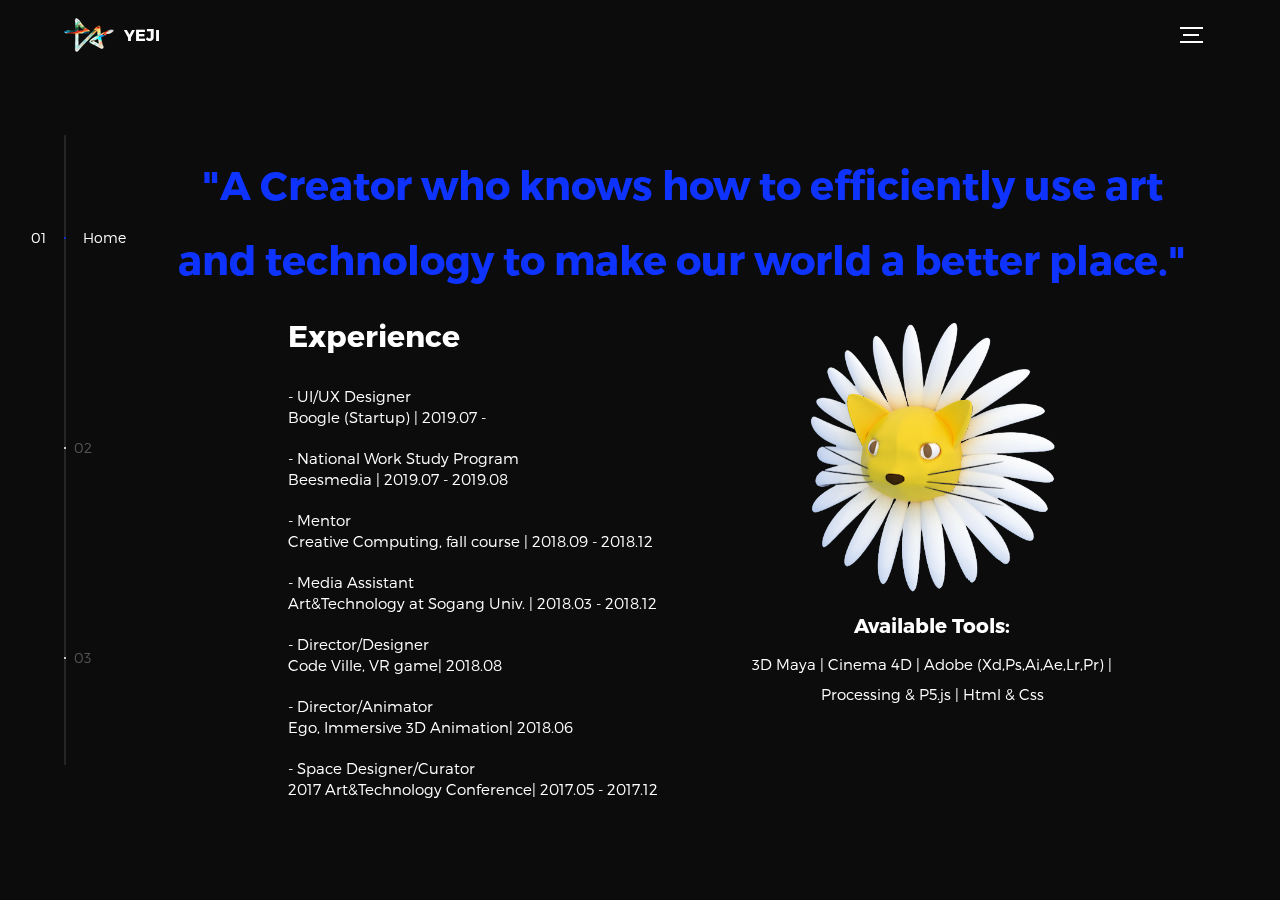
<file: pindex.html>
<!DOCTYPE html>
<html lang="en">
<head>
  <title>:::YEJI:::HESED:::CREATIVE_STUDIO:::</title>
  <meta charset="utf-8">
  <meta name="viewport" content="width=device-width, initial-scale=1">
  <meta http-equiv="X-UA-Compatible" content="IE=edge">
  <meta name="description" content="Portfolio of Yeji Hesed Lee">
  <meta name="keywords" content="Yeji, Hesed, 3dgraphics, design, portfolio, website">
  <meta name="author" content="YEZ to HSD">
  <link rel="stylesheet" href="assets/css/pmain.css">
</head>
<body>

<div class="device-notification">
  <a class="device-notification--logo" href="#0">
    <img src="assets/img/logo.png" alt="YEJI">
    <p>YEJI</p>
  </a>
  <p class="device-notification--message">Turn back your device.</p>
</div>

<div class="perspective effect-rotate-left">
  <div class="container"><div class="outer-nav--return"></div>
    <div id="viewport" class="l-viewport">
      <div class="l-wrapper">
        <header class="header">
          <a class="header--logo" href="#0">
            <img src="assets/img/logo.png" alt="YEJI">
            <p>YEJI</p>
          </a>
      
          <div class="header--nav-toggle">
            <span></span>
          </div>
        </header>
        <nav class="l-side-nav">
          <ul class="side-nav">
            <li class="is-active"><span>Home</span></li>
            <li><span>Works</span></li>
            <li><span>Contact</span></li>

			
          </ul>
        </nav>
        <ul class="l-main-content main-content">
          <li class="l-section section section--is-active">
            <div class="intro">
              <div class="intro--banner">
                <div class="flex-container">
                  <div><h1>"A Creator who knows how to efficiently use art and technology to make our world a better place."</h1></div>
                </div>
                <div class="flex-container">
                  <div id = "exwrap" ><h6 id = "experience" >Experience </h6>
		  <h6>- UI/UX Designer<br> Boogle (Startup) | 2019.07 - </h6>
                  <h6>- National Work Study Program<br> Beesmedia | 2019.07 - 2019.08</h6>
                  <h6>- Mentor<br> Creative Computing, fall course | 2018.09 - 2018.12</h6>
                  <h6>- Media Assistant<br> Art&Technology at Sogang Univ. | 2018.03 - 2018.12</h6>
                  <h6>- Director/Designer<br> Code Ville, VR game| 2018.08</h6>
                  <h6>- Director/Animator<br> Ego, Immersive 3D Animation| 2018.06</h6>
                  <h6>- Space Designer/Curator<br> 2017 Art&Technology Conference| 2017.05 - 2017.12</h6>               
                  </div>
                  <div>
                    <img id ="myCharacter" src="assets/img/introduction-visual.png" alt="YEJI" >
                    <p> 
                      <h3> Available Tools: </h3>
                      <h2>3D Maya | Cinema 4D | Adobe (Xd,Ps,Ai,Ae,Lr,Pr) |<br> Processing & P5.js | Html & Css </h2></p>
                  </div>
                </div>             
              </div>            
            </div>
          </li>
          
          <li class="l-section section">
            <div class="about">
				<div class="about--options">
                <a href="design.html" >
                <h3>Design</h3>
                </a>
                <a href="Interaction_portfolio.html" >
                  <h3>Coding</h3>
                </a>
                <a href="Photography_portfolio.html" >
                  <h3>Photography</h3>
                </a>
	              <a href="Video_portfolio.html" >
                <h3>Videography</h3>
                </a>
              </div>
            </div>
          </li>
          <li class="l-section section">
            <div class="contact">
              <div class="contact--lockup">
                <div class="modal">
                  <div class="modal--information">
                    <p>X433, Sogang University, <br>Seoul, South Korea</p>
                    <a href="mailto:butiful1122@gmail.com">butiful1122@gmail.com</a>
                    <a href="tel:+16172303004">+1 617 230 3004</a>
                  </div>
                  <ul class="modal--options">
                    <li><a href="https://www.linkedin.com/in/yeji-lee-729982180/" target="_blank">LinkedIn</a></li>
                    <li><a href="https://www.facebook.com/profile.php?id=100015148447265&ref=bookmarks" target="_blank">Facebook</a></li>
                    <li><a href="mailto:butiful1122@gmail.com">Contact</a></li>
                  </ul>
                </div>
              </div>
            </div>
          </li>
          <li class="l-section section"> </li>
        </ul>
      </div>
    </div>
  </div>
  <ul class="outer-nav">
    <li class="is-active">Home</li>
    <li>Works</li>
    <li>Contact</li>


  </ul>
</div>

<script src="https://ajax.googleapis.com/ajax/libs/jquery/2.2.4/jquery.min.js"></script>
<script>window.jQuery || document.write('<script src="assets/js/vendor/jquery-2.2.4.min.js"><\/script>')</script>
<script src="assets/js/functions-min.js"></script>
</body>
</html>
</file>
<file: assets/css/pmain.css>
@charset "UTF-8";
@font-face {
  font-family: 'Montserrat';
  src: url("fonts/Montserrat-Black.eot");
  src: local("☺"), url("fonts/Montserrat-Black.woff") format("woff"), url("fonts/Montserrat-Black.ttf") format("truetype"), url("fonts/Montserrat-Black.svg") format("svg");
  font-weight: 900;
  font-style: normal; }
@font-face {
  font-family: 'Montserrat';
  src: url("fonts/Montserrat-Bold.eot");
  src: local("☺"), url("fonts/Montserrat-Bold.woff") format("woff"), url("fonts/Montserrat-Bold.ttf") format("truetype"), url("fonts/Montserrat-Bold.svg") format("svg");
  font-weight: 700;
  font-style: normal; }
@font-face {
  font-family: 'Montserrat';
  src: url("fonts/Montserrat-Regular.eot");
  src: local("☺"), url("fonts/Montserrat-Regular.woff") format("woff"), url("fonts/Montserrat-Regular.ttf") format("truetype"), url("fonts/Montserrat-Regular.svg") format("svg");
  font-weight: 400;
  font-style: normal; }
@font-face {
  font-family: 'Montserrat';
  src: url("fonts/Montserrat-Light.eot");
  src: local("☺"), url("fonts/Montserrat-Light.woff") format("woff"), url("fonts/Montserrat-Light.ttf") format("truetype"), url("fonts/Montserrat-Light.svg") format("svg");
  font-weight: 300;
  font-style: normal; }
/*! normalize.css v3.0.2 | MIT License | git.io/normalize */
html {
  font-family: sans-serif;
  -ms-text-size-adjust: 100%;
  -webkit-text-size-adjust: 100%; }

body {
  margin: 0; }

article,
aside,
details,
figcaption,
figure,
footer,
header,
hgroup,
main,
menu,
nav,
section,
summary {
  display: block; }

audio,
canvas,
progress,
video {
  display: inline-block;
  vertical-align: baseline; }

audio:not([controls]) {
  display: none;
  height: 0; }

[hidden],
template {
  display: none; }

a {
  background-color: transparent; }

a:active,
a:hover {
  outline: 0; }

abbr[title] {
  border-bottom: 1px dotted; }

b,
strong {
  font-weight: bold; }

dfn {
  font-style: italic; }

h1 {
  font-size: 2em;
  margin: 0.67em 0; }

mark {
  background: #ff0;
  color: #000; }

small {
  font-size: 80%; }

sub,
sup {
  font-size: 75%;
  line-height: 0;
  position: relative;
  vertical-align: baseline; }

sup {
  top: -0.5em; }

sub {
  bottom: -0.25em; }

img {
  border: 0; }

svg:not(:root) {
  overflow: hidden; }

figure {
  margin: 1em 40px; }

hr {
  -moz-box-sizing: content-box;
  box-sizing: content-box;
  height: 0; }

pre {
  overflow: auto; }

code,
kbd,
pre,
samp {
  font-family: monospace, monospace;
  font-size: 1em; }

button,
input,
optgroup,
select,
textarea {
  color: inherit;
  font: inherit;
  margin: 0; }

button {
  overflow: visible; }

button,
select {
  text-transform: none; }

button,
html input[type="button"],
input[type="reset"],
input[type="submit"] {
  -webkit-appearance: button;
  cursor: pointer; }

button[disabled],
html input[disabled] {
  cursor: default; }

button::-moz-focus-inner,
input::-moz-focus-inner {
  border: 0;
  padding: 0; }

input {
  line-height: normal; }

input[type="checkbox"],
input[type="radio"] {
  box-sizing: border-box;
  padding: 0; }

input[type="number"]::-webkit-inner-spin-button,
input[type="number"]::-webkit-outer-spin-button {
  height: auto; }

input[type="search"] {
  -webkit-appearance: textfield;
  -moz-box-sizing: content-box;
  -webkit-box-sizing: content-box;
  box-sizing: content-box; }

input[type="search"]::-webkit-search-cancel-button,
input[type="search"]::-webkit-search-decoration {
  -webkit-appearance: none; }

fieldset {
  border: 1px solid #c0c0c0;
  margin: 0 2px;
  padding: 0.35em 0.625em 0.75em; }

legend {
  border: 0;
  padding: 0; }

textarea {
  overflow: auto; }

optgroup {
  font-weight: bold; }

table {
  border-collapse: collapse;
  border-spacing: 0; }

td,
th {
  padding: 0; }

::selection {
  background: #FFF498; }

::-moz-selection {
  background: #FFF498; }

img::selection {
  background: transparent; }

img::-moz-selection {
  background: transparent; }

body {
  -webkit-tap-highlight-color: #FFF498; }

body {
  background-color: #0c0c0c;
  font-size: 14px;
  line-height: 1.6;
  font-family: "Montserrat", sans-serif;
  color: #fff;
  -webkit-font-smoothing: antialiased;
  -webkit-text-size-adjust: 100%; }

.l-viewport {
  position: relative;
  width: 100%;
  height: 100vh;
  box-shadow: 0 0 45px 5px rgba(0, 0, 0, 0.85);
  overflow: hidden; }

.l-wrapper {
  position: relative;
  width: 1440px;
  max-width: 90%;
  height: 100%;
  margin: 0 auto; }

.l-side-nav {
  position: absolute;
  left: 0;
  display: flex;
  height: 100%;
  align-items: center; }
  .l-side-nav::before {
    content: "";
    position: absolute;
    top: 50%;
    left: 0;
    transform: translateY(-50%);
    width: 2px;
    height: 70%;
    max-height: 750px;
    background-color: #555;
    opacity: 0.35;
    z-index: 10; }
  @media (max-width: 1180px) {
    .l-side-nav {
      display: none; } }

.l-main-content {
  position: relative;
  width: 100%;
  height: 100%;
  margin: 0;
  padding: 0;
  list-style: none; }

.l-section {
  position: absolute;
  width: 100%;
  height: 100%; }

.device-notification {
  display: none;
  position: fixed;
  top: 0;
  left: 0;
  width: 100%;
  height: 100%;
  flex-direction: column;
  align-items: center;
  justify-content: center;
  background-color: #0c0c0c;
  z-index: 12; }
  .device-notification--logo {
    display: flex;
    align-items: center;
    text-decoration: none;
    color: #fff; }
    .device-notification--logo p {
      margin: 0 0 0 10px;
      font-size: 16px;
      font-weight: 700;
      text-transform: uppercase; }
  .device-notification--message {
    width: 70%;
    margin: 30px 0 0 0;
    font-weight: 700;
    text-align: center; }
  @media (max-width: 767px) and (min-width: 601px) and (max-height: 680px) {
    .device-notification {
      display: flex; } }
  @media (max-width: 600px) and (min-width: 480px) and (max-height: 580px) {
    .device-notification {
      display: flex; } }
  @media (max-width: 736px) and (min-width: 360px) and (orientation: landscape) {
    .device-notification {
      display: flex; } }
@media(max-width: 359px) {
  .device-notification {
    display: flex; } }
.section {
  opacity: 0;
  visibility: hidden;
  transition: opacity 0.4s ease-in-out, visibility 0s 0.4s; }
  .section--is-active {
    opacity: 1;
    visibility: visible;
    z-index: 1;
    transition: opacity 0.4s ease-in-out 0.4s; }
  .section--next {
    transform: translateY(-45px);
    transition: transform 0.4s ease-in-out; }
  .section--prev {
    transform: translateY(45px);
    transition: transform 0.4s ease-in-out; }

.header {
  position: absolute;
  top: 0;
  left: 0;
  display: flex;
  width: 100%;
  height: 70px;
  align-items: center;
  justify-content: space-between;
  z-index: 10; }
  .header--logo {
    display: flex;
    align-items: center;
    text-decoration: none;
    color: #fff; }
    .header--logo p {
      margin: 0 0 0 10px;
      font-size: 16px;
      font-weight: 700;
      text-transform: uppercase; }
  .header--nav-toggle {
    display: flex;
    width: 50px;
    height: 50px;
    flex-direction: column;
    align-items: center;
    justify-content: center;
    cursor: pointer; }
    .header--nav-toggle span, .header--nav-toggle::before, .header--nav-toggle::after {
      content: "";
      position: relative;
      width: 16px;
      height: 2px;
      background-color: #fff; }
    .header--nav-toggle::before {
      bottom: 5px;
      width: 23px; }
    .header--nav-toggle::after {
      top: 5px;
      width: 23px; }
  .header--cta {
    position: absolute;
    top: 50%;
    left: 50%;
    transform: translate(-50%, -50%);
    padding: 0 20px;
    line-height: 30px;
    text-decoration: none;
    color: #fff;
    font-weight: 700;
    text-transform: uppercase;
    background-color: #0f33ff;
    border: none;
    opacity: 0;
    visibility: hidden;
    transition: opacity 0.4s ease-in-out, visibility 0s 0.4s; }
    .header--cta:focus {
      outline: none; }
    .header--cta.is-active {
      opacity: 1;
      visibility: visible;
      transition: opacity 0.4s ease-in-out 0.4s; }
    @media (max-width: 767px) {
      .header--cta {
        display: none; } }

.side-nav {
  position: relative;
  display: flex;
  width: 100px;
  height: 70%;
  max-height: 750px;
  flex-direction: column;
  justify-content: space-around;
  margin: 0;
  padding: 0;
  list-style-position: inside;
  z-index: 10; }
  .side-nav > li {
    position: relative;
    top: -5px;
    color: #fff;
    font-size: 6px;
    cursor: pointer; }
    .side-nav > li span {
      position: relative;
      top: 3px;
      left: 10px;
      color: #fff;
      font-size: 14px;
      font-weight: 300;
      opacity: 0;
      visibility: hidden; }
    .side-nav > li::before {
      position: absolute;
      top: 3px;
      left: 10px;
      color: #555;
      font-size: 14px;
      font-weight: 300; }
  .side-nav li:nth-child(1)::before {
    content: "01"; }
  .side-nav li:nth-child(2)::before {
    content: "02"; }
  .side-nav li:nth-child(3)::before {
    content: "03"; }
  .side-nav li:nth-child(4)::before {
    content: "04"; }
  .side-nav li:nth-child(5)::before {
    content: "05"; }
  .side-nav li:nth-child(6)::before {
    content: "06"; }
  .side-nav li.is-active {
    color: #0f33ff;
    transition: color 0.4s ease-in-out; }
    .side-nav li.is-active span {
      opacity: 1;
      visibility: visible;
      transition: opacity 0.4s ease-in-out; }
    .side-nav li.is-active::before {
      left: -33px;
      color: #fff; }

.intro {
  position: relative;
  display: flex;
  width: 100%;
  max-width: 100%;
  height: 100%;
  flex-direction: column;
  justify-content: center;
  margin: 0 auto; }
  @media (max-width: 1180px) {
    .intro {
   
      max-width: 100%;
      } 
    }
  @media (max-width: 900px) {
    .intro {
      margin-left: -10px;
      max-width: 100%;
      } 
    }

  .intro--banner {
    padding-top: 120px;
    margin-left: 100px;
    height:100%;
    width:90%;
}
  @media (max-width: 1180px){
    .intro--banner {
    padding-top: 120px;
    margin-left: 60px;
    height:100%;
    width:90%;
    }
  }
  @media (max-width: 414px){
    .intro--banner {
    padding-top: 120px;
    margin-left: 30px;
    height:100%;
    width:90%;
    }
  }
.flex-container {
  display: flex;
  flex-wrap: nowrap;
  
}
@media(max-width:414px){
  .flex-container{
    display: flex;
    flex-wrap: nowrap;
    flex-direction: column;
  }
}
.flex-container > div {

  width: 100%;
  /*margin: 5 px;*/
  text-align: center;
  line-height: 75px;
  font-size: 30px;

}
.flex-container h1{
  font-size:40px;
  color: #0f33ff;
}
@media(max-width:414px){
  .flex-container h1{
    margin-top: -20px;
    padding-bottom: 35px;
    font-size:20px;
    color: #0f33ff;
    line-height: 140%;
  }
}
.flex-container h2{
  margin-top: -10px;
  font-size:15px;
  line-height: 200%;
  font-weight: lighter;
}

.flex-container h3{
  margin-top: -45px;
  font-size:20px;
  line-height: 140%;
}
.flex-container h6{
  text-align: left;
  margin-left:center;
  margin-top: 0px;
  margin-bottom: 20px;
  font-size:15px;
  font-weight: lighter;

  line-height: 140%;
}
#experience{
  font-size:30px;
  font-weight: bolder;
  margin-bottom: 30px;
  margin-top: -10px;
}
#exwrap{
  width: 70%;
  padding-left: 12%;
}
#myCharacter{
  width: 50%; 
  margin-top: -7px;
}
@media(max-width:414px){

  .flex-container h6{
    text-align: left;
    margin-left:center;
    margin-top: 0px;
    margin-bottom: 20px;
    font-size:10px;
    font-weight: lighter;
    line-height: 100%;
  }
  #exwrap{
  width: 100%;
  padding-left: 10%;
  }
  #myCharacter{
  display: none;
  }
  .flex-container h3{
  display: none;
  }
.flex-container h2{
  display: none;
  }
}



    
 



.about {
  position: relative;
  display: flex;
  width: 900px;
  max-width: 75%;
  height: 100%;
  flex-direction: column;
  justify-content: center;
  margin: 0 auto; 
}
  @media (max-width: 1180px) {
    .about {
      max-width: 100%; 
      } 
    }
  
  .about--options {
    display: flex;
    justify-content: space-between;
    margin-left: 0px;
    list-style: none; 

  }
    .about--options > a {
      position: relative;
      width: 1000px;
      height: 500px;
      text-decoration: none;
      color: #fff;
      border: 10px solid #0f33ff;
      background-position: center;
      background-size: cover;
      background-repeat: no-repeat; }
      .about--options > a:nth-child(1) {
        background-image: url("../img/design.png"); 
        }
      .about--options > a:nth-child(2) {
        background-image: url("../img/interaction.png"); }
      .about--options > a:nth-child(3) {
        background-image: url("../img/photo.png"); }
      .about--options > a:nth-child(4) {
        background-image: url("../img/video.png"); }
      .about--options > a:hover h3 {
        bottom: -50px; }
    .about--options h3 {
      position: absolute;
      bottom: 0px;
      left: 10px;
      font-size: 16px;
      text-transform: uppercase;
      transition: bottom 0.2s ease-in-out, left 0.2s ease-in-out; 
    }
    @media (max-width: 1180px) {
    .about--options {
      flex-direction: column;
      display: flex;
      width: 80%;
      justify-content: space-between;
      margin: auto;
      margin-top: 100px;
      margin-bottom: 50px;
      list-style: none; 
      align-self: center;


      } 
      .about--options > a {
      position: relative;
      width:auto;
      height: 500px;
      text-decoration: none;
      color: #fff;
      border: 10px solid #0f33ff;
      background-position: center;
      background-size: cover;
      background-repeat: no-repeat; }
    }
@media (max-width: 1000px) {
  .about--banner {
    height: 305px; }
    .about--banner::before {
      top: 0;
      left: 125px; }
    .about--banner::after {
      top: 35px;
      left: 260px; }
    .about--banner h2 {
      margin-top: 10px;
      font-size: 44px; }
      .about--banner h2::before {
        top: 28px;
        left: 168px; }
      .about--banner h2::after {
        top: 163px;
        left: 163px; }
    .about--banner img {
      width: 315px; } }
@media (max-width: 600px) {
  .about--banner {
    height: auto; }
    .about--banner::before {
      left: 155px; }
    .about--banner::after {
      left: 310px; }
    .about--banner h2 {
      margin-top: 0;
      font-size: 55px; }
      .about--banner h2::before {
        top: 43px;
        left: 214px; }
      .about--banner h2::after {
        top: 205px;
        left: 205px; }
    .about--banner img {
      display: none; }
    }

.contact {
  position: fixed;
  top: 0;
  left: 0;
  width: 100%;
  height: 100%;
  background-image: url("../img/contact-visual.png");
  background-position: center;
  background-size: cover;
  background-repeat: no-repeat; }
  .contact--lockup {
    position: relative;
    display: flex;
    width: 900px;
    max-width: 75%;
    height: 100%;
    align-items: center;
    justify-content: flex-end;
    margin: 0 auto; }
    @media (max-width: 1180px) {
      .contact--lockup {
        max-width: 90%; } }
    @media (max-width: 767px) {
      .contact--lockup {
        justify-content: center; } }
    .contact--lockup .modal {
      padding: 45px 45px;
      text-align: center;
      background-color: #0c0c0c;
      box-shadow: 0 0 30px 0 rgba(0, 0, 0, 0.75); }
      .contact--lockup .modal--information p,
      .contact--lockup .modal--information a {
        display: block;
        margin: 14px 0;
        text-decoration: none;
        color: #fff;
        font-weight: 700; }
      .contact--lockup .modal--information p {
        margin-top: 0; }
      .contact--lockup .modal--options {
        margin: 0;
        padding: 0;
        list-style: none; }
        .contact--lockup .modal--options > li {
          width: 130px;
          margin: 0 auto 25px auto; }
        .contact--lockup .modal--options li:nth-child(1) {
          background-color: #1769ff; }
        .contact--lockup .modal--options li:nth-child(2) {
          background-color: #FF00A3; }
        .contact--lockup .modal--options li:nth-child(3) {
          margin-bottom: 0;
          background-color: #0f33ff;
          text-transform: uppercase; }
        .contact--lockup .modal--options a {
          display: block;
          width: 100%;
          padding: 8px 0;
          text-decoration: none;
          color: #fff;
          font-weight: 700; }



.perspective {
  position: relative;
  width: 100%;
  height: 100%;
  overflow: hidden; }
  .perspective--modalview {
    position: fixed;
    perspective: 1500px; }

.container {
  position: relative;
  transform: translateZ(0) translateX(0) rotateY(0deg);
  min-height: 100%;
  outline: 30px solid #0f33ff;
  transition: transform 0.4s; }

.modalview .container {
  position: absolute;
  width: 100%;
  height: 100%;
  overflow: hidden;
  backface-visibility: hidden; }

.effect-rotate-left .container {
  transform-origin: 0% 50%;
  transition: transform 0.4s; }
.effect-rotate-left--animate .container {
  transform: translateZ(-1800px) translateX(-50%) rotateY(45deg);
  outline: 30px solid #0f33ff; }

.outer-nav {
  position: absolute;
  top: 50%;
  left: 55%;
  transform: translateY(-50%);
  transform-style: preserve-3d;
  margin: 0;
  padding: 0;
  list-style: none;
  text-align: center;
  visibility: hidden;
  transition: visibility 0s 0.2s; }
  .outer-nav.is-vis {
    visibility: visible; }
  .outer-nav--return {
    position: absolute;
    top: 0;
    left: 0;
    width: 100%;
    height: 100%;
    display: none;
    cursor: pointer;
    z-index: 11; }
    .outer-nav--return.is-vis {
      display: block; }
  .outer-nav > li {
    transform-style: preserve-3d;
    transform: translateX(350px) translateZ(-1000px);
    font-size: 55px;
    font-weight: 900;
    opacity: 0;
    cursor: pointer;
    transition: transform 0.2s, opacity 0.2s; }
    .outer-nav > li.is-vis {
      transform: translateX(0) translateZ(0);
      opacity: 1;
      transition: transform 0.4s, opacity 0.4s; }
    .outer-nav > li::before {
      content: "";
      position: absolute;
      top: 50%;
      left: 50%;
      transform: translate(-50%, -25%);
      width: 110%;
      height: 15px;
      opacity: 0;
      background-color: #0f33ff; }
    .outer-nav > li.is-active::before {
      opacity: 1; }
    @media (max-width: 767px) {
      .outer-nav > li {
        font-size: 44px; } }
    @media (max-width: 600px) {
      .outer-nav > li {
        font-size: 34px; } }
  .outer-nav li.is-vis:nth-child(2) {
    transition-delay: 0.04s; }
  .outer-nav li.is-vis:nth-child(3) {
    transition-delay: 0.08s; }
  .outer-nav li.is-vis:nth-child(4) {
    transition-delay: 0.12s; }
  .outer-nav li.is-vis:nth-child(5) {
    transition-delay: 0.16s; }
</file>
